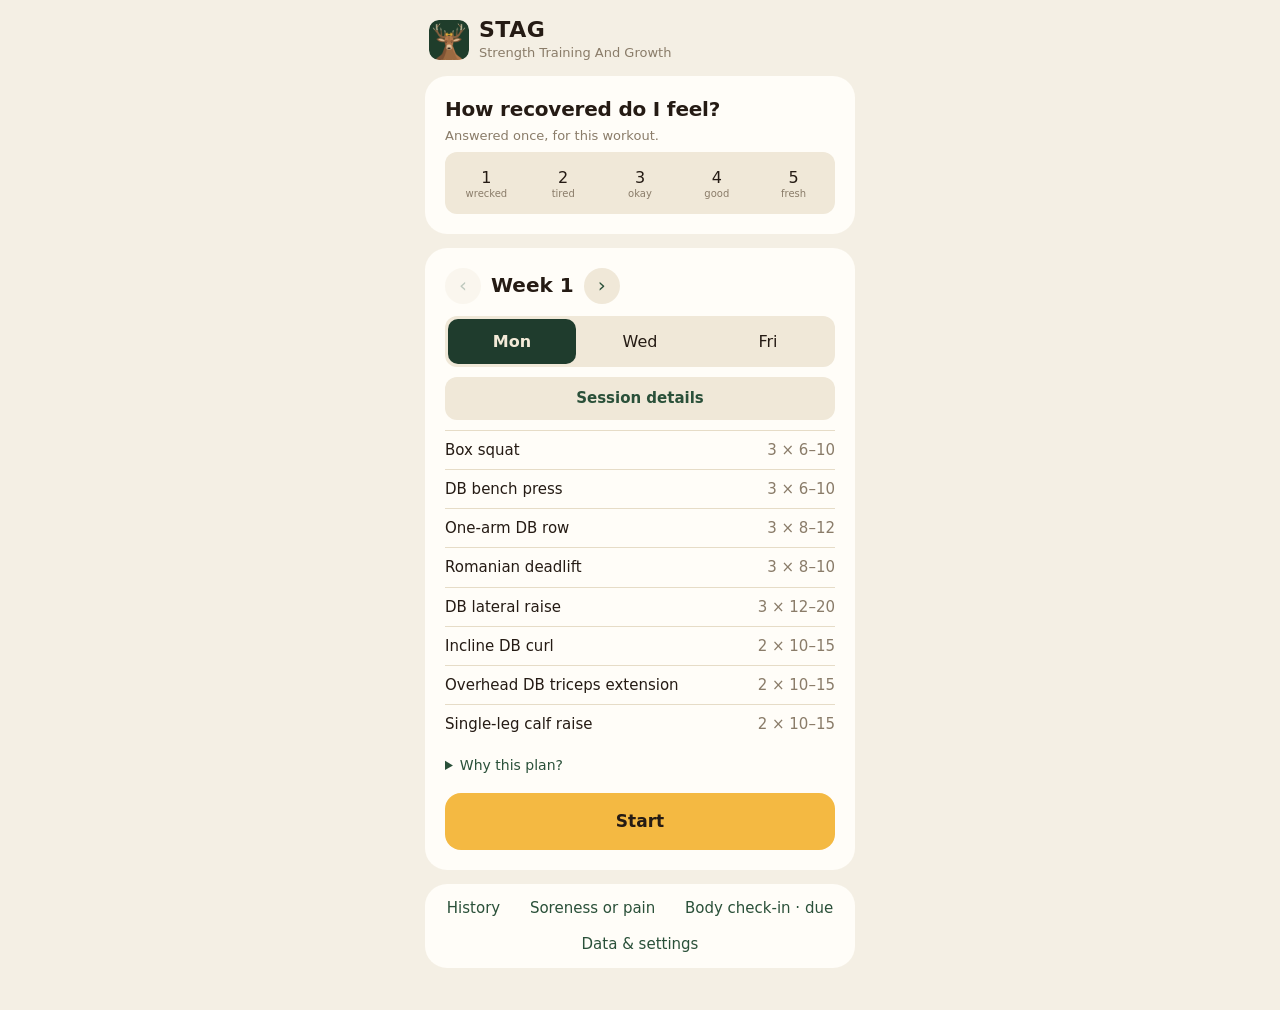
<file: index.html>
<!DOCTYPE html>
<html lang="en"><head>
<meta charset="utf-8">
<meta name="viewport" content="width=device-width,initial-scale=1,viewport-fit=cover">
<meta name="theme-color" content="#f2f2f7" media="(prefers-color-scheme: light)">
<meta name="theme-color" content="#000000" media="(prefers-color-scheme: dark)">
<meta name="apple-mobile-web-app-capable" content="yes">
<meta name="mobile-web-app-capable" content="yes">
<meta name="apple-mobile-web-app-status-bar-style" content="default">
<meta name="apple-mobile-web-app-title" content="STAG">
<link rel="manifest" href="manifest.webmanifest">
<link rel="apple-touch-icon" href="icons/icon-180.png">
<link rel="icon" href="icons/icon-192.png">
<title>STAG logger</title>
<link rel="stylesheet" href="styles.css">
</head><body>
<div id="app" class="w"></div>
<noscript>STAG needs JavaScript.</noscript>
<script type="module" src="js/app.js"></script>
</body></html>
</file>
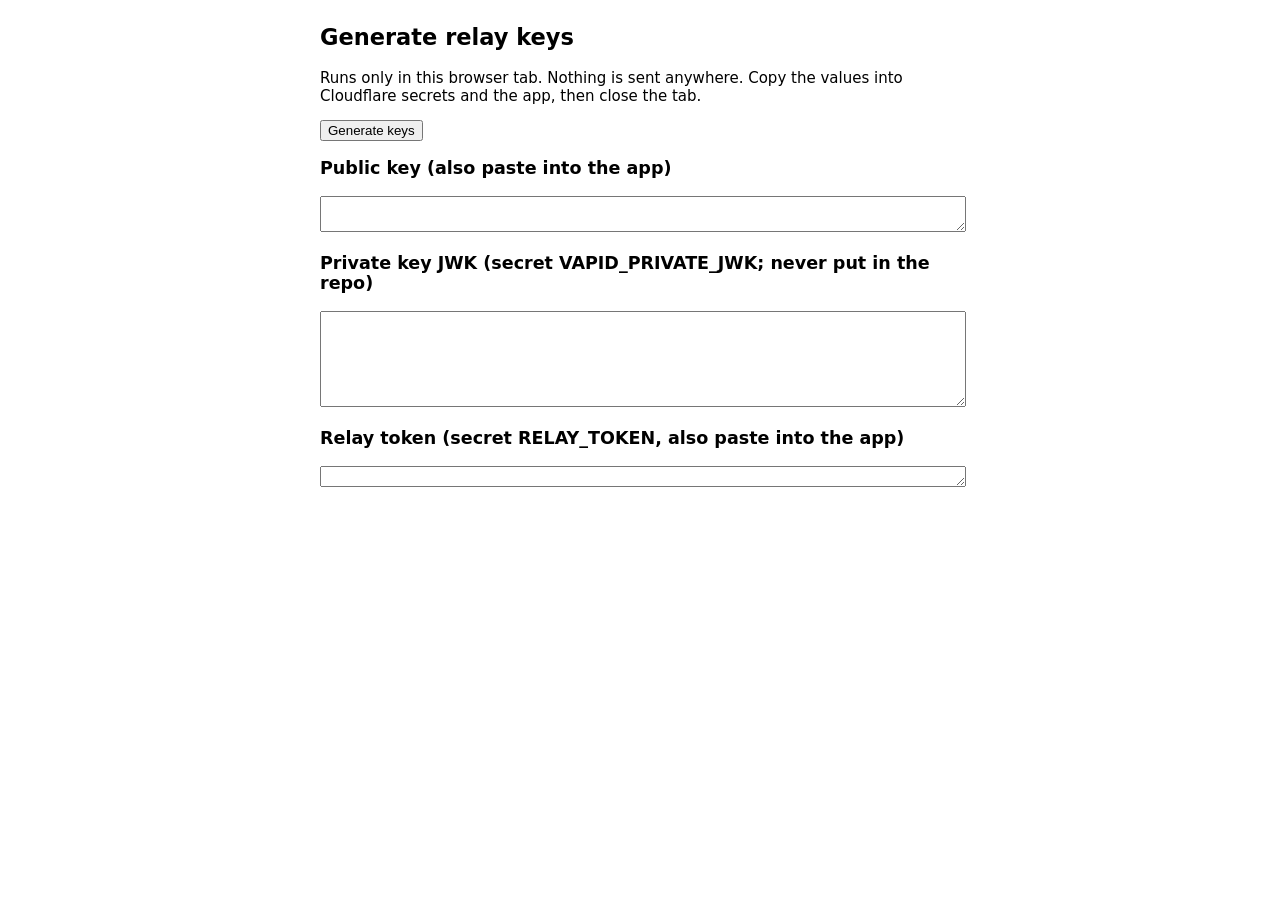
<file: relay/keygen.html>
<!doctype html><meta charset="utf-8"><title>STAG relay keys</title>
<body style="font:15px system-ui;max-width:640px;margin:24px auto;padding:0 16px">
<h2>Generate relay keys</h2>
<p>Runs only in this browser tab. Nothing is sent anywhere. Copy the values into Cloudflare secrets and the app, then close the tab.</p>
<button id="go">Generate keys</button>
<h3>Public key (also paste into the app)</h3><textarea id="pub" rows="2" style="width:100%"></textarea>
<h3>Private key JWK (secret VAPID_PRIVATE_JWK; never put in the repo)</h3><textarea id="priv" rows="6" style="width:100%"></textarea>
<h3>Relay token (secret RELAY_TOKEN, also paste into the app)</h3><textarea id="tok" rows="1" style="width:100%"></textarea>
<script>
const b64u = b => btoa(String.fromCharCode(...new Uint8Array(b))).replace(/\+/g,'-').replace(/\//g,'_').replace(/=+$/,'');
document.getElementById('go').onclick = async () => {
  const k = await crypto.subtle.generateKey({name:'ECDSA', namedCurve:'P-256'}, true, ['sign','verify']);
  document.getElementById('pub').value = b64u(await crypto.subtle.exportKey('raw', k.publicKey));
  document.getElementById('priv').value = JSON.stringify(await crypto.subtle.exportKey('jwk', k.privateKey));
  document.getElementById('tok').value = b64u(crypto.getRandomValues(new Uint8Array(24)));
};
</script></body>
</file>
<file: styles.css>
:root{color-scheme:light dark;--bg:#f4efe4;--card:#fffdf8;--tx:#251b14;--mu:#8a7c69;--sep:#e6dcc7;--fill:#f0e8d8;--ac:#1f3c2d;--link:#2a5039;--on:#f3ead8;--hot:#c4572f;--ok:#4f7f5a;--gold:#c6912a;--gold-hi:#f4b942;--copper:#b5784c}
@media (prefers-color-scheme:dark){:root{--bg:#0e1812;--card:#16261d;--tx:#f3ead8;--mu:#9c917c;--sep:#27412f;--fill:#1f3427;--ac:#2e5a40;--link:#a6bfa1;--hot:#e27b52;--ok:#7fb08a;--gold:#f4b942;--gold-hi:#f9c85e;--copper:#d49a6a}}
*{box-sizing:border-box;-webkit-tap-highlight-color:transparent}
html{-webkit-text-size-adjust:100%}
body{margin:0;background:var(--bg);color:var(--tx);font:17px/1.35 -apple-system,BlinkMacSystemFont,"SF Pro Text",system-ui,sans-serif;display:flex;justify-content:center;padding:max(16px,env(safe-area-inset-top)) 16px max(28px,env(safe-area-inset-bottom))}
.w{width:100%;max-width:430px}
button{font:inherit;color:inherit;cursor:pointer;touch-action:manipulation}
.top{display:flex;justify-content:space-between;color:var(--mu);font-size:13px;margin:0 4px 10px;font-variant-numeric:tabular-nums}
.card{background:var(--card);border-radius:22px;padding:20px;margin-bottom:14px}
.row{display:flex;justify-content:space-between;align-items:flex-start;gap:10px}
h1{font-size:28px;line-height:1.15;font-weight:700;letter-spacing:-.4px;margin:0}
h2{font-size:20px;margin:0 0 4px;font-weight:700;letter-spacing:-.2px}
.sub{color:var(--mu);font-size:15px;margin:4px 0 0}
.mu{color:var(--mu)}.small{font-size:13px}
.pill{white-space:nowrap;background:var(--fill);color:var(--mu);font-size:12px;border-radius:10px;padding:4px 10px;margin-top:4px}
.pill.hot{background:var(--ac);color:var(--on)}
.panel{display:grid;grid-template-columns:1.4fr 1fr;gap:10px;margin:16px 0}
.img,.map{border-radius:16px;background:#fff;height:190px;position:relative;overflow:hidden}
.img img{position:absolute;inset:0;width:100%;height:100%;object-fit:contain}
.img img.b{animation:xf 1.8s ease-in-out infinite alternate}
@keyframes xf{0%,35%{opacity:0}65%,100%{opacity:1}}
.map{background:var(--fill);display:flex;flex-direction:column;align-items:center;justify-content:center}
.map svg{width:100%;height:150px}
.map small{color:var(--mu);font-size:12px;margin-top:4px;text-align:center}
.map .k{display:inline-block;width:8px;height:8px;border-radius:50%;background:var(--hot);margin-right:5px}
.plan{display:flex;justify-content:space-between;color:var(--mu);font-size:14px;margin:0 2px 8px;gap:6px}
.plan b{color:var(--tx);font-weight:600}
.note{color:var(--mu);font-size:13px;margin:0 2px 12px}
.done{background:var(--fill);border-radius:12px;padding:10px 14px;font-size:15px;margin-bottom:8px;display:flex;justify-content:space-between;width:100%;border:0;text-align:left}
.done span{color:var(--mu)}
.done b{font-weight:500}
.pair{display:grid;grid-template-columns:1fr 1fr;gap:12px;margin-top:6px}
.st{background:var(--fill);border-radius:16px;padding:12px 8px;text-align:center}
.st small{display:block;color:var(--mu);font-size:12px;margin-bottom:2px}
.st .v{display:flex;align-items:center;justify-content:space-between}
.st button{width:44px;height:44px;border-radius:50%;border:0;background:var(--card);color:var(--link);font-size:24px;line-height:1;flex:none}
.st input{width:100%;min-width:0;border:0;background:transparent;text-align:center;font:600 30px/1.1 inherit;font-family:inherit;font-variant-numeric:tabular-nums;color:var(--tx);padding:0;-moz-appearance:textfield}
.st input::-webkit-outer-spin-button,.st input::-webkit-inner-spin-button{-webkit-appearance:none;margin:0}
.st input.ghost{color:var(--mu)}
.why{color:var(--mu);font-size:13px;margin:8px 4px 0;min-height:18px}
.lab{color:var(--mu);font-size:13px;margin:16px 4px 6px}
.seg{display:grid;grid-template-columns:repeat(5,1fr);background:var(--fill);border-radius:12px;padding:3px}
.seg.n3{grid-template-columns:repeat(3,1fr)}
.seg.n11{grid-template-columns:repeat(6,1fr);gap:3px}
.seg button{border:0;background:transparent;font-size:16px;padding:12px 0;border-radius:10px}
.seg button.on{background:var(--ac);color:var(--on);font-weight:600}
.seg small{display:block;font-size:10px;color:var(--mu);font-weight:400}
.seg button.on small{color:var(--on)}
.anchor{color:var(--mu);font-size:13px;margin:6px 4px 0;min-height:18px}
.go{width:100%;margin-top:18px;border:0;border-radius:16px;background:var(--ac);color:var(--on);font-size:17px;font-weight:600;padding:17px}
.go.sec{background:var(--fill);color:var(--link)}
.go:disabled{opacity:.4}
.foot{display:flex;justify-content:space-between;align-items:center;margin:14px 4px 0;font-size:15px;gap:12px}
.foot .r{font-variant-numeric:tabular-nums;color:var(--mu)}
.foot .r.ready{color:var(--ok);font-weight:600}
.foot .acts{display:flex;gap:18px}
.lb{border:0;background:none;color:var(--link);font-size:15px;padding:6px 0}
.lb.red{color:var(--hot)}
.banner{background:var(--ac);color:var(--on);border-radius:16px;padding:14px 16px;margin-bottom:14px;display:flex;justify-content:space-between;align-items:center;gap:10px;font-size:15px}
.banner button{border:0;background:var(--on);color:var(--link);border-radius:10px;padding:8px 14px;font-weight:600}
.banner.warn{background:var(--hot)}
.banner.warn button{color:var(--hot)}
.head{display:flex;justify-content:space-between;align-items:baseline;margin:2px 4px 14px}
.head h1{font-size:32px}
.chip{display:inline-block;background:var(--fill);color:var(--tx);border-radius:14px;padding:6px 12px;font-size:14px}
.chip.hot{background:var(--ac);color:var(--on)}
select{font:inherit;width:100%;padding:12px;border-radius:12px;border:0;background:var(--fill);color:var(--tx);margin:8px 0 12px;-webkit-appearance:none;appearance:none}
.ex{display:flex;justify-content:space-between;padding:9px 0;border-top:1px solid var(--sep);font-size:15px;gap:10px}
.ex span:last-child{color:var(--mu);white-space:nowrap}
details{margin:12px 0 0;font-size:14px;color:var(--mu)}
summary{color:var(--link);cursor:pointer}
.scrim{position:fixed;inset:0;background:rgba(0,0,0,.4);display:flex;align-items:flex-end;justify-content:center;z-index:10}
.sheet{background:var(--card);width:100%;max-width:430px;border-radius:24px 24px 0 0;padding:20px 18px max(24px,env(safe-area-inset-bottom));max-height:88vh;overflow:auto}
.sheet h2{margin-bottom:10px}
.chips{display:flex;flex-wrap:wrap;gap:8px;margin:10px 0}
.chips button{border:0;background:var(--fill);border-radius:14px;padding:12px 16px;font-size:16px}
.chips button.on{background:var(--ac);color:var(--on)}
.opt{display:block;width:100%;text-align:left;border:0;background:var(--fill);border-radius:14px;padding:14px 16px;margin-bottom:10px;font-size:16px}
.opt small{display:block;color:var(--mu);font-size:13px}
.kv{display:flex;justify-content:space-between;padding:8px 0;border-top:1px solid var(--sep);font-size:15px}
.kv span:first-child{color:var(--mu)}
input[type=date]{font:inherit;padding:10px;border-radius:10px;border:0;background:var(--fill);color:var(--tx)}
@media (prefers-reduced-motion:reduce){.img img.b{animation:none;opacity:0}}

/* ---- v0.2 ---- */
.top{align-items:center}
.top span:first-child{flex:1}
.top #clock{margin-right:6px}
.ib{border:0;background:var(--fill);color:var(--tx);width:44px;height:44px;border-radius:50%;display:inline-flex;align-items:center;justify-content:center;flex:none}
.top .ib{background:transparent;width:36px;height:36px;color:var(--mu)}
.ib.big{width:56px;height:56px;margin-top:18px;background:var(--fill)}
.ib.big.has{background:var(--ac);color:var(--on)}
.meta{display:flex;align-items:center;gap:8px;margin-top:6px;color:var(--mu);font-size:14px;flex-wrap:wrap}
.eq{background:var(--fill);color:var(--tx);border-radius:8px;padding:3px 9px;font-size:13px;font-weight:600}
.plan{align-items:center;justify-content:flex-start;gap:10px;margin-bottom:10px}
.dots{display:inline-flex;gap:5px}
.dots i{width:9px;height:9px;border-radius:50%;background:var(--sep);display:block}
.dots i.d{background:var(--ok)}.dots i.h{background:var(--ac)}
.done{align-items:center;gap:10px}
.done>div{display:flex;flex-wrap:wrap;gap:6px;justify-content:flex-end}
.done em{font-style:normal;color:var(--mu);font-size:14px}
.dchip{border:0;background:var(--card);color:var(--tx);border-radius:10px;padding:5px 10px;font-size:14px;font-variant-numeric:tabular-nums}
.logrow{display:flex;gap:12px;align-items:flex-end}
.logrow .go{margin-top:18px}
.inf{border:0;background:none;color:var(--mu);padding:0 0 0 2px;vertical-align:middle;width:auto;height:auto;border-radius:0;display:inline-flex}
.st small{display:flex;align-items:center;justify-content:center;gap:2px}
.st .inf{width:auto;height:auto;font-size:inherit}
.lab{margin-top:14px}
.seg small{font-size:10px;line-height:1}
.links{display:flex;justify-content:space-between;padding:8px 14px}
.weekpick{display:flex;align-items:center;gap:10px;font-size:20px}
.weekpick button{border:0;background:var(--fill);width:36px;height:36px;border-radius:50%;font-size:20px;color:var(--link)}
.weekpick button:disabled{opacity:.3}
#daypick{margin:12px 0 10px}
.chips.c{justify-content:center}
.chip{border:0;font:inherit;font-size:14px}
.chip.ok{background:var(--ok);color:#fff}
.toast{position:fixed;left:50%;top:max(14px,env(safe-area-inset-top));transform:translateX(-50%);background:rgba(28,28,30,.94);color:#fff;border-radius:14px;padding:11px 16px;font-size:14px;z-index:30;max-width:min(92vw,400px);text-align:center;box-shadow:0 6px 24px rgba(0,0,0,.25)}
.toast.warn{background:var(--hot)}
.rest{display:flex;flex-direction:column;min-height:calc(100vh - 60px);min-height:calc(100dvh - 60px)}
.rest .top{margin-bottom:6px}
.stagwrap{flex:1;display:flex;align-items:center;justify-content:center;color:var(--tx);min-height:150px;max-height:260px;margin:6px 0}
.stag{height:100%;max-height:230px;width:auto;opacity:.9;animation:breathe 4s ease-in-out infinite;transform-origin:50% 90%}
@keyframes breathe{0%,100%{transform:scale(1)}50%{transform:scale(1.025)}}
.rtime{font-size:76px;font-weight:700;text-align:center;font-variant-numeric:tabular-nums;letter-spacing:-2px;line-height:1.05}
.rtime.over{color:var(--ok)}
.rtime.up{color:var(--tx)}
.rsub{text-align:center;color:var(--mu);font-size:15px;margin-bottom:14px}
.next{background:var(--card);border-radius:18px;padding:14px 16px;display:flex;flex-direction:column;gap:2px;margin-bottom:4px}
.next small{color:var(--mu);font-size:12px;text-transform:uppercase;letter-spacing:.5px}
.next b{font-size:19px}.next span{color:var(--mu);font-size:15px;font-variant-numeric:tabular-nums}
.next.withimg{flex-direction:row;gap:14px;align-items:center}
.next.withimg img{width:84px;height:64px;object-fit:contain;background:#fff;border-radius:10px;flex:none}
.next.withimg div{display:flex;flex-direction:column;gap:2px}
.foot.c{justify-content:space-around;margin-top:8px;flex-wrap:wrap}
.shead{display:flex;justify-content:space-between;align-items:center;margin-bottom:10px}
.shead h2{margin:0}
.x{border:0;background:var(--fill);color:var(--mu);width:34px;height:34px;border-radius:50%;display:inline-flex;align-items:center;justify-content:center;flex:none}
.sheet>.lb{display:none}
.chips button.muted{background:transparent;color:var(--mu);border:1px dashed var(--sep)}
.opt.danger,.go.danger{color:var(--hot)}
.go.danger{background:var(--hot);color:#fff}
.opt.cur{outline:2px solid var(--ac)}
.opt:disabled{opacity:.45}
.opt.cur small,.opt small{color:var(--mu)}
textarea{width:100%;font:inherit;padding:12px;border-radius:12px;border:0;background:var(--fill);color:var(--tx);resize:vertical}
.notebox{background:var(--fill);border-radius:12px;padding:10px 12px;font-size:14px;white-space:pre-wrap;margin:10px 0}
.hx{padding:10px 0;border-top:1px solid var(--sep)}
.hx b{display:block;margin-bottom:6px;font-size:15px}
.hx>div{display:flex;flex-wrap:wrap;gap:6px}
.hx .dchip{background:var(--fill)}
.hx em{font-style:normal;color:var(--mu);font-size:13px;align-self:center}
.hist small{color:var(--mu)}
.statusrow{display:flex;justify-content:space-between;align-items:center;margin-top:12px;font-size:14px;color:var(--mu)}
.avwrap{display:flex;justify-content:center;margin:10px 0 4px}
.picker{height:300px;width:auto}
.picker .rg{fill:var(--fill);stroke:#c7c7cc;stroke-width:.8;cursor:pointer}
.picker .rg.on{fill:var(--hot);stroke:var(--hot)}
.picker .lr{font-size:9px;fill:var(--mu);font-weight:600}
.avlabel{text-align:center;font-weight:600;min-height:22px;margin:0 0 8px}
.go:disabled{opacity:.35}
.st small .inf{background:none;width:auto;height:auto;border-radius:0;font-size:inherit;color:var(--mu);padding:0 0 0 3px}

/* ---- v0.3 ---- */
.brand{display:flex;align-items:center;gap:10px}
.brand .logo{width:40px;height:40px;border-radius:10px}
.brand b{font-size:22px;letter-spacing:.5px;display:block;line-height:1.1}
.brand small{color:var(--mu);font-size:13px}
.head{align-items:center}
.top .ib{width:34px;height:34px}
.plan .tm{margin-left:auto;color:var(--mu);font-variant-numeric:tabular-nums;font-size:14px}
.go.start{background:var(--ac);color:var(--on)}
.foot .r .lb{padding:6px 0}
.kvb{display:flex;justify-content:space-between;width:100%;border:0;background:none;border-top:1px solid var(--sep);padding:8px 0;font-size:15px;text-align:left}
.kvb span:first-child{color:var(--mu)}.kvb span:last-child{color:var(--link)}
.rtime.over{color:var(--hot)}
.rest.overtime{animation:flash 1.3s ease-in-out infinite;border-radius:18px}
.rest.overtime .rsub{color:var(--hot);font-weight:600}
@keyframes flash{0%,100%{background:transparent}50%{background:rgba(196,87,47,.14)}}
@media (prefers-reduced-motion:reduce){.rest.overtime{animation:none;background:rgba(196,87,47,.1)}}
.links{flex-wrap:wrap;gap:4px 14px;justify-content:space-around}
.txt{width:100%;font:inherit;padding:11px 12px;border-radius:12px;border:0;background:var(--fill);color:var(--tx);margin:4px 0}
.plrow{display:flex;gap:10px;align-items:center;padding:9px 0;border-top:1px solid var(--sep);font-size:15px}
.plrow.cur{font-weight:600}
.plrow .pn{flex:1}.plrow .pn em{font-style:normal;color:var(--mu);font-weight:400;font-size:13px}
.plrow .pc{color:var(--mu);font-variant-numeric:tabular-nums}
.pst{width:20px;text-align:center;color:var(--mu)}.pst.s-done{color:var(--ok)}.pst.s-now{color:var(--link)}
.mchips{display:flex;flex-wrap:wrap;gap:6px;margin:8px 0 6px}
.mchip{display:inline-flex;align-items:center;gap:6px;background:var(--fill);border-radius:12px;padding:5px 10px;font-size:13px;font-variant-numeric:tabular-nums}
.mchip i{width:9px;height:9px;border-radius:50%;background:var(--hot);display:block}
.heat{height:230px;width:auto}
.grp h4{margin:14px 0 4px;font-size:13px;color:var(--mu);text-transform:uppercase;letter-spacing:.5px}
.rrow{display:flex;align-items:center;gap:8px;padding:4px 0;border-top:1px solid var(--sep);font-size:15px}
.rrow span{flex:1}
.rrow button{border:0;background:var(--fill);border-radius:10px;min-width:44px;height:36px;font-size:15px}
.rrow button.on{background:var(--ac);color:var(--on);font-weight:600}
.selbox{margin:8px 0}
.selrow{display:flex;justify-content:space-between;align-items:center;gap:8px;padding:6px 0;border-top:1px solid var(--sep);font-size:15px}
.selrow>div{display:flex;gap:4px}
.selrow button{border:0;background:var(--fill);border-radius:9px;padding:6px 8px;font-size:13px}
.selrow button.on{background:var(--ac);color:var(--on)}
.picker{height:250px}

/* ---- v0.4 ---- */
.go{background:var(--gold-hi);color:#251b14}            /* Log is the gold dumbbell; Start is forest green */
.go.sec{background:var(--fill);color:var(--link)}
.banner,.chip.hot,.seg button.on,.chips button.on,.rrow button.on,.selrow button.on,.ib.big.has,.pill.hot{background:var(--ac);color:var(--on)}
.banner button{background:var(--on);color:var(--ac)}
.dots i.h{background:var(--gold)} .dots i.d{background:var(--ok)}
.picker .rg.on{fill:var(--gold);stroke:var(--gold)} .mchip i{background:var(--gold)}
.toast{background:rgba(37,27,20,.95);color:#f3ead8}
.chip.ok{background:var(--ok);color:#fff}
.brand .title{font-size:22px;letter-spacing:.5px;line-height:1.1;font-weight:700}
.brand small{display:block;margin-top:2px}
body::before{content:'';position:fixed;top:0;left:0;right:0;height:env(safe-area-inset-top);background:var(--bg);z-index:25}
body.locked{position:fixed;left:0;right:0;overflow:hidden}
.scrim,.sheet{overscroll-behavior:contain}
.sheet{-webkit-overflow-scrolling:touch}
.ringwrap{position:relative;width:min(240px,64vw);aspect-ratio:1;margin:18px auto 14px}
.ring{width:100%;height:100%;transform:rotate(-90deg)}
.ring .trk{fill:none;stroke:var(--sep);stroke-width:6}
.ring .arc{fill:none;stroke:var(--gold);stroke-width:6;stroke-linecap:round;transition:stroke-dashoffset .5s linear}
.ring .arc.over{stroke:var(--hot)}
.ringtxt{position:absolute;inset:0;display:flex;flex-direction:column;align-items:center;justify-content:center}
.ringtxt .rtime{font-size:56px}
.ringtxt .rsub{margin:0;font-size:13px}
.pmap{width:44px;flex:none}.pmap svg{width:44px;height:auto;display:block}
.ww{display:flex;gap:8px;margin:0 0 8px;flex-wrap:wrap}
.wwb{border:0;background:var(--fill);color:var(--tx);border-radius:12px;padding:9px 12px;font-size:14px;max-width:100%;overflow:hidden;text-overflow:ellipsis;white-space:nowrap}
.ckgrid{display:flex;flex-direction:column;gap:6px;margin-top:10px}
.ckrow{display:grid;grid-template-columns:1fr 84px 84px;gap:8px;align-items:center;font-size:15px}
.ckrow .ck{margin:0;text-align:center}
.ckrow .ck:only-of-type{grid-column:2 / 4}

/* ---- v0.4.1 ---- */
.sdbtn{display:block;width:100%;margin:0 0 10px;border:0;border-radius:12px;background:var(--fill);color:var(--link);font-size:15px;font-weight:600;padding:11px 14px;text-align:center;white-space:nowrap;overflow:hidden;text-overflow:ellipsis}
.sdbtn.set{color:var(--tx);font-weight:500}
.go.danger-out{background:none;color:var(--hot);border:1px solid color-mix(in srgb,var(--hot) 45%,transparent)}
</file>
